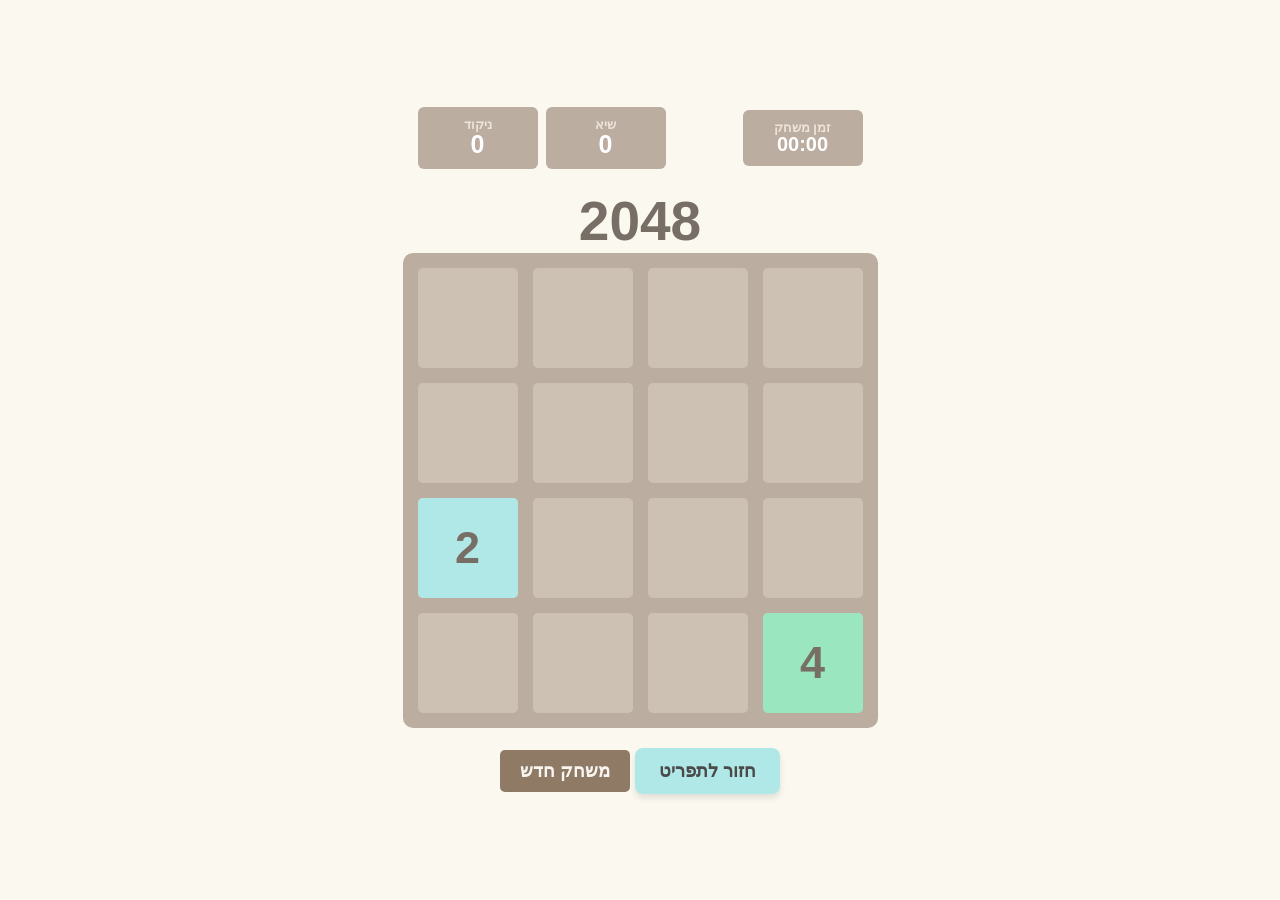
<file: index.html>
<!DOCTYPE html>
 <html lang="en">
 <head>
    <meta charset="UTF-8">
    <meta name="viewport" content="width=device-width, initial-scale=1.0">
    <title>2048 Game</title>
    <link rel="stylesheet" href="Game_board.css">
    <script defer src="Game_board.js"></script>
    
 </head>
 
 <body> 

    <div class="game-container">
        <div class="header">
            <div class="scores-wrapper">
                <div class="score-box">
                    <div class="label">ניקוד</div>
                    <div id="current-score">0</div>
                </div>
                <div class="score-box">
                    <div class="label">שיא</div>
                    <div id="best-score">0</div>
                </div>
            </div>
            <div class="score-box">
        <div class="label">זמן משחק</div>
        <div id="game-timer">00:00</div>
    </div>
        </div>
        
        <div class="game-container">
        <h1>2048</h1>
        <div class="board">
    <div id="0"   class="cell" data-value="0"></div>
    <div id="1" class="cell" data-value="0"></div>
    <div id="2" class="cell" data-value="0"></div>
    <div id="3" class="cell" data-value="0"></div>

    <div id="4" class="cell" data-value="0"></div>
    <div id="5" class="cell" data-value="0"></div>
    <div id="6" class="cell" data-value="0"></div>
    <div id="7" class="cell" data-value="0"></div>

    <div id="8" class="cell" data-value="0"></div>
    <div id="9" class="cell" data-value="0"></div>
    <div id="10" class="cell" data-value="0"></div>
    <div id="11" class="cell" data-value="0"></div>
    
    <div id="12" class="cell" data-value="0"></div>
    <div id="13" class="cell" data-value="0"></div>
    <div id="14" class="cell" data-value="0"></div>
    <div id="15" class="cell" data-value="0"></div>
</div>
    </div>

   <button class="restart-btn" onclick="location.reload()">משחק חדש</button>
        <a href="/menu.html" class="btn btn-back">חזור לתפריט</a>
<div id="modal-overlay" class="overlay">
    <div class="modal-card">
        <span class="close-btn" onclick="closeModal()">&times;</span>
        <h2>כל הכבוד! 🏆</h2>
        <div class="stats-container">
            <p>ניקוד סופי: <strong id="final-score">0</strong></p>
            <p>זמן משחק: <strong id="play-time">0</strong> שניות</p>
        </div>
        <button class="retry-btn" onclick="location.reload()">שחק שוב</button>
    </div>
</div>


<div id="win-modal" class="win-overlay">
    <div class="win-card">
        <div class="confetti-icon">🎊</div>
        <h2 class="win-title">ניצחון מוחץ!</h2>
        <hr class="divider">
        <div class="stats-grid">
            <div class="stat-item">
                <span class="stat-label">ניקוד</span>
                <span id="win-score" class="stat-value">0</span>
            </div>
            <div class="stat-item">
                <span class="stat-label">זמן</span>
                <span id="win-time" class="stat-value">0</span>
            </div>
        </div>
        <button class="win-btn" onclick="location.reload()">שיחקת אותה! שוב?</button>
        <span class="close-x" onclick="document.getElementById('win-modal').style.display='none'">&times;</span>
    </div>
</div>
 </body>
 </html>
</file>
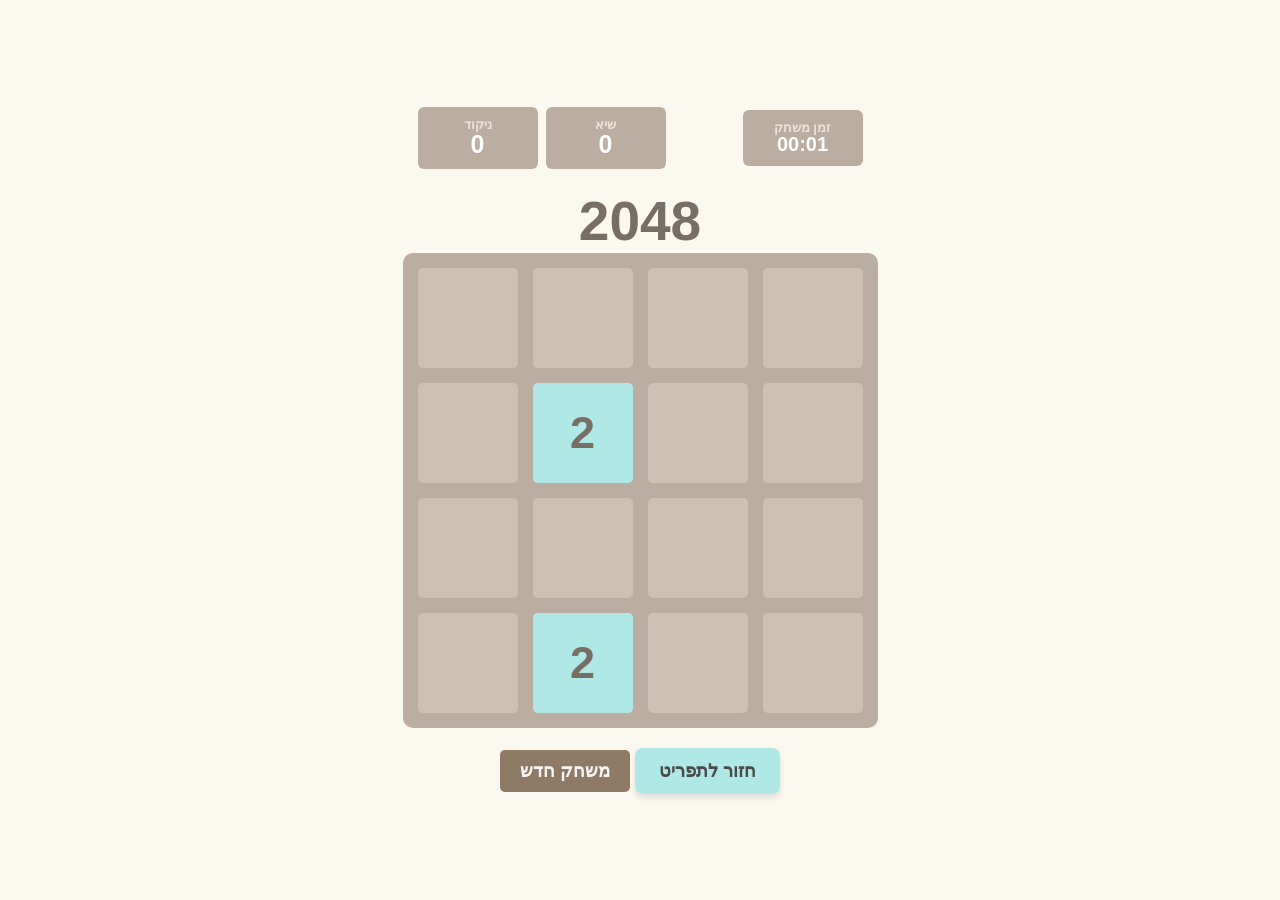
<file: Game_board.html>
<!DOCTYPE html>
 <html lang="en">
 <head>
    <meta charset="UTF-8">
    <meta name="viewport" content="width=device-width, initial-scale=1.0">
    <title>2048 Game</title>
    <link rel="stylesheet" href="Game_board.css">
    <script defer src="Game_board.js"></script>
    
 </head>
 
 <body> 

    <div class="game-container">
        <div class="header">
            <div class="scores-wrapper">
                <div class="score-box">
                    <div class="label">ניקוד</div>
                    <div id="current-score">0</div>
                </div>
                <div class="score-box">
                    <div class="label">שיא</div>
                    <div id="best-score">0</div>
                </div>
            </div>
            <div class="score-box">
        <div class="label">זמן משחק</div>
        <div id="game-timer">00:00</div>
    </div>
        </div>
        
        <div class="game-container">
        <h1>2048</h1>
        <div class="board">
    <div id="0"   class="cell" data-value="0"></div>
    <div id="1" class="cell" data-value="0"></div>
    <div id="2" class="cell" data-value="0"></div>
    <div id="3" class="cell" data-value="0"></div>

    <div id="4" class="cell" data-value="0"></div>
    <div id="5" class="cell" data-value="0"></div>
    <div id="6" class="cell" data-value="0"></div>
    <div id="7" class="cell" data-value="0"></div>

    <div id="8" class="cell" data-value="0"></div>
    <div id="9" class="cell" data-value="0"></div>
    <div id="10" class="cell" data-value="0"></div>
    <div id="11" class="cell" data-value="0"></div>
    
    <div id="12" class="cell" data-value="0"></div>
    <div id="13" class="cell" data-value="0"></div>
    <div id="14" class="cell" data-value="0"></div>
    <div id="15" class="cell" data-value="0"></div>
</div>
    </div>

   <button class="restart-btn" onclick="location.reload()">משחק חדש</button>
        <a href="/menu.html" class="btn btn-back">חזור לתפריט</a>
<div id="modal-overlay" class="overlay">
    <div class="modal-card">
        <span class="close-btn" onclick="closeModal()">&times;</span>
        <h2>כל הכבוד! 🏆</h2>
        <div class="stats-container">
            <p>ניקוד סופי: <strong id="final-score">0</strong></p>
            <p>זמן משחק: <strong id="play-time">0</strong> שניות</p>
        </div>
        <button class="retry-btn" onclick="location.reload()">שחק שוב</button>
    </div>
</div>


<div id="win-modal" class="win-overlay">
    <div class="win-card">
        <div class="confetti-icon">🎊</div>
        <h2 class="win-title">ניצחון מוחץ!</h2>
        <hr class="divider">
        <div class="stats-grid">
            <div class="stat-item">
                <span class="stat-label">ניקוד</span>
                <span id="win-score" class="stat-value">0</span>
            </div>
            <div class="stat-item">
                <span class="stat-label">זמן</span>
                <span id="win-time" class="stat-value">0</span>
            </div>
        </div>
        <button class="win-btn" onclick="location.reload()">שיחקת אותה! שוב?</button>
        <span class="close-x" onclick="document.getElementById('win-modal').style.display='none'">&times;</span>
    </div>
</div>
 </body>
 </html>
</file>
<file: Game_board.css>
/* בסיס */
body {
    display: flex;
    justify-content: center;
    align-items: center;
    min-height: 100vh;
    background: #faf8ef;
    font-family: 'Arial', sans-serif;
    margin: 0;
}

.game-container {
    text-align: center;
}

h1 {
    font-size: 48px;
    color: #776e65;
    margin-bottom: 20px;
}

/* הלוח */
.board {
    display: grid;
    grid-template-columns: repeat(4, 100px);
    grid-template-rows: repeat(4, 100px);
    gap: 15px;
    background: #bbada0;
    padding: 15px;
    border-radius: 10px;
}

/* כל תא */
.cell {
    width: 100px;
    height: 100px;
    border-radius: 5px;
    background: #cdc1b4;
    display: flex;
    justify-content: center;
    align-items: center;
    font-size: 45px;
    font-weight: bold;
    color: #776e65;
    transition: background 0.3s, color 0.3s;
}




/* --- עיצוב אזור הניקוד בלבד --- */

/* עטיפה לכותרת ולניקוד כדי שיעמדו בשורה אחת */
.header {
    display: flex;
    justify-content: space-between;
    align-items: center;
    width: 100%;
    max-width: 445px; /* תואם לרוחב הלוח שלך */
    margin: 0 auto 20px auto;
}

/* מיכל התיבות של הניקוד */
.scores-wrapper {
    display: flex;
    gap: 8px;
}

/* עיצוב התיבה עצמה (הריבוע החום) */
.score-box {
    background: #bbada0;
    padding: 5px 20px;
    border-radius: 6px;
    min-width: 70px;
    text-align: center;
    color: white;
}

/* הכיתוב הקטן: "ניקוד" או "שיא" */
.score-box .label {
    font-size: 13px;
    text-transform: uppercase;
    color: #eee4da;
    font-weight: bold;
    display: block;
    margin-bottom: -2px;
}

/* המספר עצמו שמתעדכן מה-JS */
.score-box #current-score, 
.score-box #best-score {
    font-size: 25px;
    font-weight: bold;
    display: block;
}

/* התאמה של ה-H1 כדי שלא יתפוס את כל השורה */
h1 {
    margin: 0;
    font-size: 55px;
    color: #776e65;
}



/* --- עיצוב כפתור משחק חדש בלבד --- */

.restart-btn {
    background: #8f7a66;    /* הצבע החום הקלאסי של כפתורי 2048 */
    color: #f9f6f2;         /* צבע טקסט בהיר מאוד */
    border: none;           /* הסרת המסגרת ברירת המחדל */
    border-radius: 5px;     /* פינות מעוגלות כמו התאים */
    padding: 10px 20px;     /* מרווח פנימי לטקסט */
    font-size: 18px;        /* גודל טקסט קריא */
    font-weight: bold;      /* טקסט בולט */
    cursor: pointer;        /* סימן של יד במעבר עכבר */
    margin-top: 20px;       /* מרווח מהלוח */
    font-family: inherit;   /* שימוש באותו פונט של הדף */
    transition: background-color 0.2s ease; /* אנימציה עדינה בלחיצה */
}

.restart-btn:hover {
    background: #7f6a56;    /* צבע מעט כהה יותר כשעוברים עם העכבר */
}

.restart-btn:active {
    transform: scale(0.95); /* אפקט קטן של "לחיצה" כשלוחצים פיזית */
}

/* // --- עיצוב כפתור חזרה לתפריט בלבד --- */
.btn-back {
    display: inline-block;
    padding: 12px 24px;
    font-size: 18px;
    font-weight: bold;
    text-align: center;
    text-decoration: none;
    color: #4a4a4a; /* צבע טקסט אפור כהה מעודן */
    background-color: hsl(180, 55%, 80%); /* טורקיז תואם לאריח 2 */
    border: none;
    border-radius: 8px; /* פינות מעוגלות */
    box-shadow: 0 4px 6px rgba(0, 0, 0, 0.1); /* צל עדין שנותן עומק */
    transition: all 0.3s ease; /* אנימציה חלקה לשינויים */
    cursor: pointer;
    margin-top: 20px;
}

/* אפקט כשמעבירים את העכבר על הכפתור */
.btn-back:hover {
    background-color: hsl(180, 60%, 70%); /* צבע מעט כהה יותר */
    transform: translateY(-2px); /* הכפתור "קופץ" מעט למעלה */
    box-shadow: 0 6px 12px rgba(0, 0, 0, 0.15); /* הצל גדל */
}

/* אפקט בזמן הלחיצה עצמה */
.btn-back:active {
    transform: translateY(0);
    box-shadow: 0 2px 4px rgba(0, 0, 0, 0.1);
}


.score-box {
    background-color: #bbada0; /* או כל צבע שמתאים לשאר התיבות שלך */
    padding: 10px 20px;
    border-radius: 6px;
    min-width: 80px;
    text-align: center;
    color: white;
}

#game-timer {
    font-size: 20px;
    font-weight: bold;
    color: #ffffff;
}

.label {
    font-size: 13px;
    text-transform: uppercase;
    color: #eee4da;
}


/* --- רספונסיביות למובייל --- */

@media (max-width: 500px) {
    h1 {
        font-size: 38px; /* הקטנת הכותרת */
    }

    .header {
        max-width: 320px; /* צמצום רוחב הכותרת והניקוד */
    }

    /* הקטנת הלוח */
    .board {
        grid-template-columns: repeat(4, 70px); /* תאים קטנים יותר */
        grid-template-rows: repeat(4, 70px);
        gap: 10px;
        padding: 10px;
    }

    /* הקטנת התאים והטקסט בתוכם */
    .cell {
        width: 70px;
        height: 70px;
        font-size: 28px;
    }

    .score-box {
        min-width: 60px;
        padding: 5px 10px;
    }

    .score-box #current-score, 
    .score-box #best-score {
        font-size: 18px;
    }
}



/* שכבת הרקע שמכסה את כל המסך */
.overlay {
    display: none; /* מוסתר כברירת מחדל */
    position: fixed;
    top: 0;
    left: 0;
    width: 100%;
    height: 100%;
    background-color: rgba(0, 0, 0, 0.7); /* שקיפות כהה */
    z-index: 1000;
    justify-content: center;
    align-items: center;
}

/* כרטיס התוצאות */
.modal-card {
    background: white;
    padding: 30px;
    border-radius: 15px;
    position: relative;
    width: 300px;
    text-align: center;
    box-shadow: 0 10px 30px rgba(0,0,0,0.5);
    animation: fadeIn 0.3s ease-out; /* אנימציה עדינה בכניסה */
}

/* כפתור ה-X לסגירה */
.close-btn {
    position: absolute;
    top: 10px;
    right: 15px;
    font-size: 24px;
    cursor: pointer;
    color: #888;
}

.close-btn:hover { color: #000; }

/* עיצוב כפתור "שחק שוב" */
.retry-btn {
    background-color: #4CAF50;
    color: white;
    border: none;
    padding: 10px 20px;
    border-radius: 5px;
    cursor: pointer;
    font-size: 16px;
    margin-top: 20px;
}

@keyframes fadeIn {
    from { transform: scale(0.8); opacity: 0; }
    to { transform: scale(1); opacity: 1; }
}



.win-overlay {
    display: none;
    position: fixed;
    top: 0; left: 0; width: 100%; height: 100%;
    background: rgba(0, 0, 0, 0.85);
    backdrop-filter: blur(5px); /* טשטוש עדין לרקע */
    z-index: 2000;
    justify-content: center;
    align-items: center;
}

.win-card {
    background: linear-gradient(145deg, #ffffff, #f0f0f0);
    padding: 40px;
    border-radius: 30px;
    text-align: center;
    box-shadow: 0 20px 50px rgba(0,0,0,0.3), 0 0 20px rgba(255, 215, 0, 0.2);
    border: 3px solid #ffd700; /* מסגרת זהב */
    position: relative;
    max-width: 350px;
    /* אנימציית כניסה: קפיצה וסיבוב עדין */
    animation: winPop 0.6s cubic-bezier(0.175, 0.885, 0.32, 1.275);
}

@keyframes winPop {
    0% { transform: scale(0.5) rotate(-5deg); opacity: 0; }
    100% { transform: scale(1) rotate(0deg); opacity: 1; }
}

.win-title {
    color: #d4af37;
    font-size: 2rem;
    margin: 10px 0;
    text-shadow: 1px 1px 2px rgba(0,0,0,0.1);
}

.confetti-icon {
    font-size: 50px;
    margin-bottom: -10px;
    animation: bounce 2s infinite;
}

@keyframes bounce {
    0%, 100% { transform: translateY(0); }
    50% { transform: translateY(-10px); }
}

.stats-grid {
    display: flex;
    justify-content: space-around;
    margin: 20px 0;
}

.stat-value {
    display: block;
    font-size: 1.5rem;
    font-weight: bold;
    color: #333;
}

.win-btn {
    background: #ffd700;
    background: linear-gradient(to bottom, #ffd700, #ffb900);
    border: none;
    padding: 15px 30px;
    border-radius: 50px;
    font-weight: bold;
    cursor: pointer;
    box-shadow: 0 4px 15px rgba(255, 185, 0, 0.4);
    transition: transform 0.2s;
}

.win-btn:hover { transform: scale(1.05); }

.close-x {
    position: absolute;
    top: 15px; right: 20px;
    font-size: 25px;
    cursor: pointer;
    color: #aaa;
}
</file>
